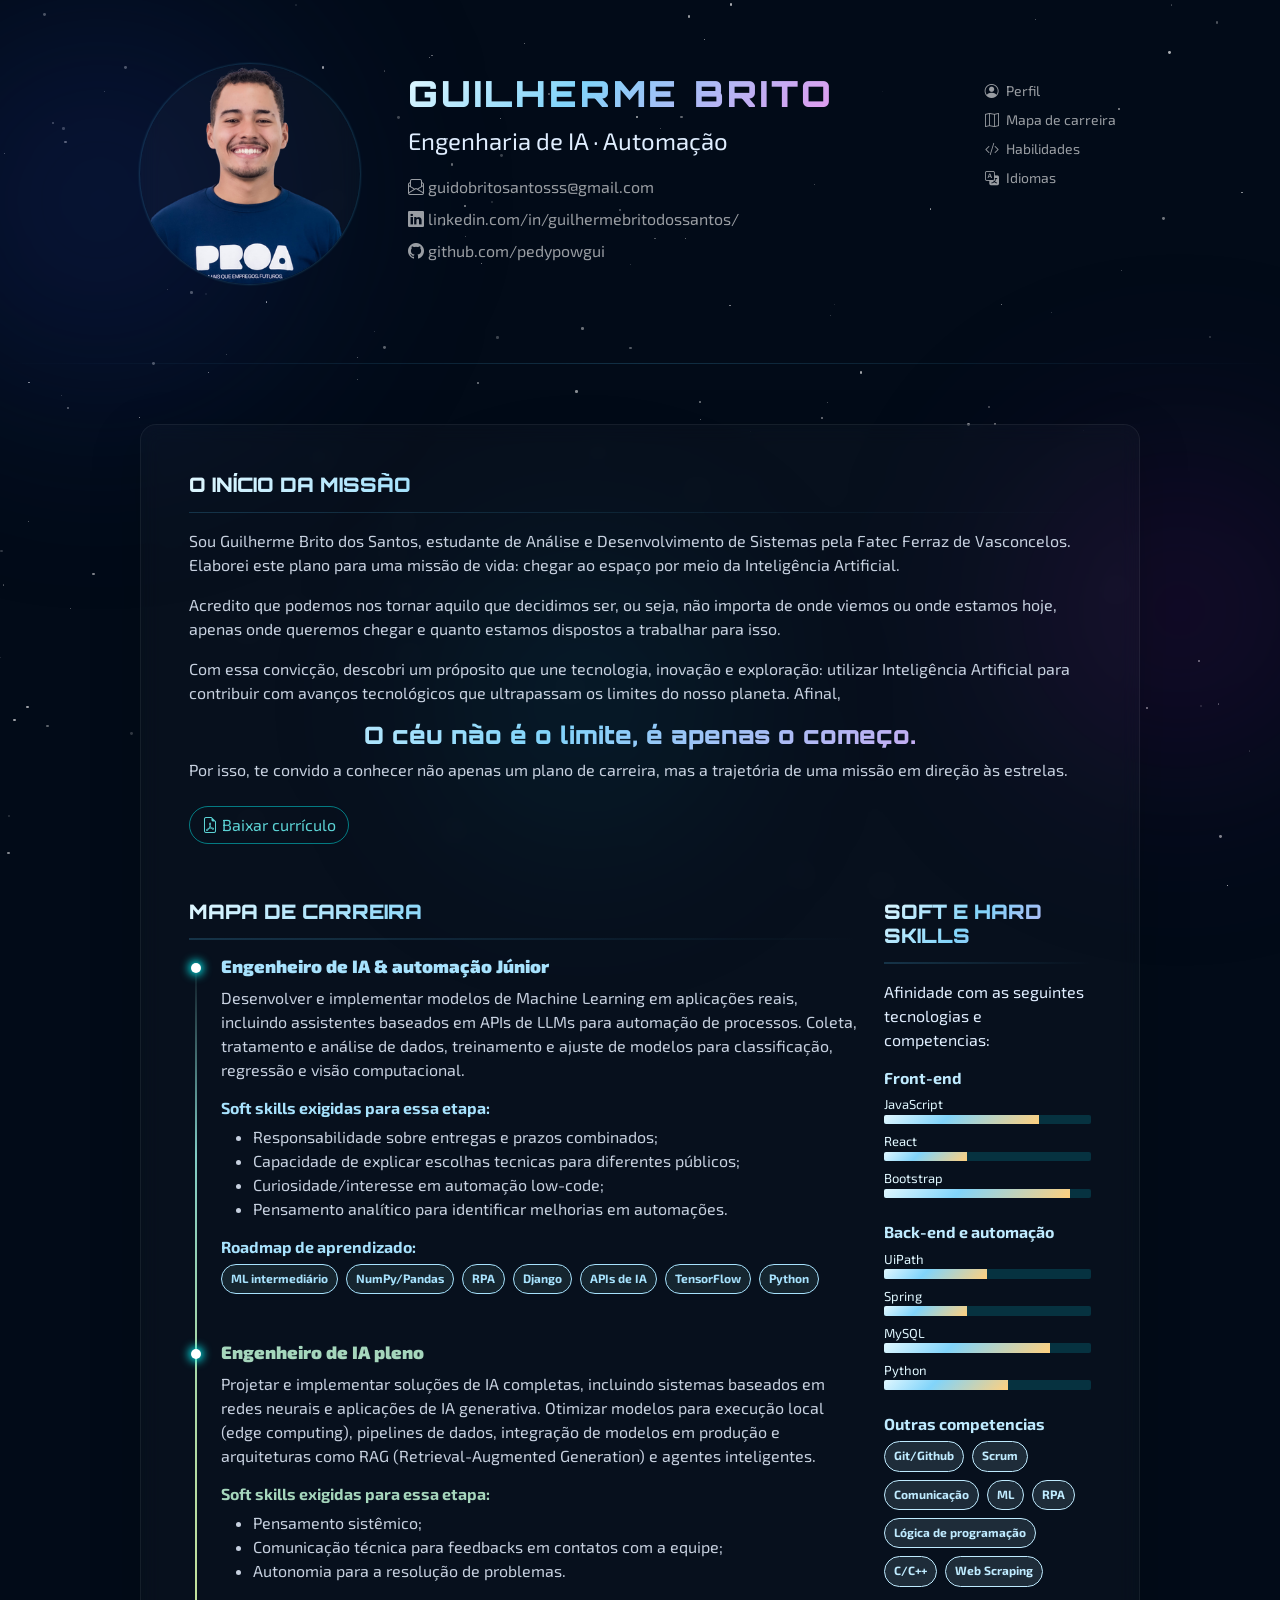
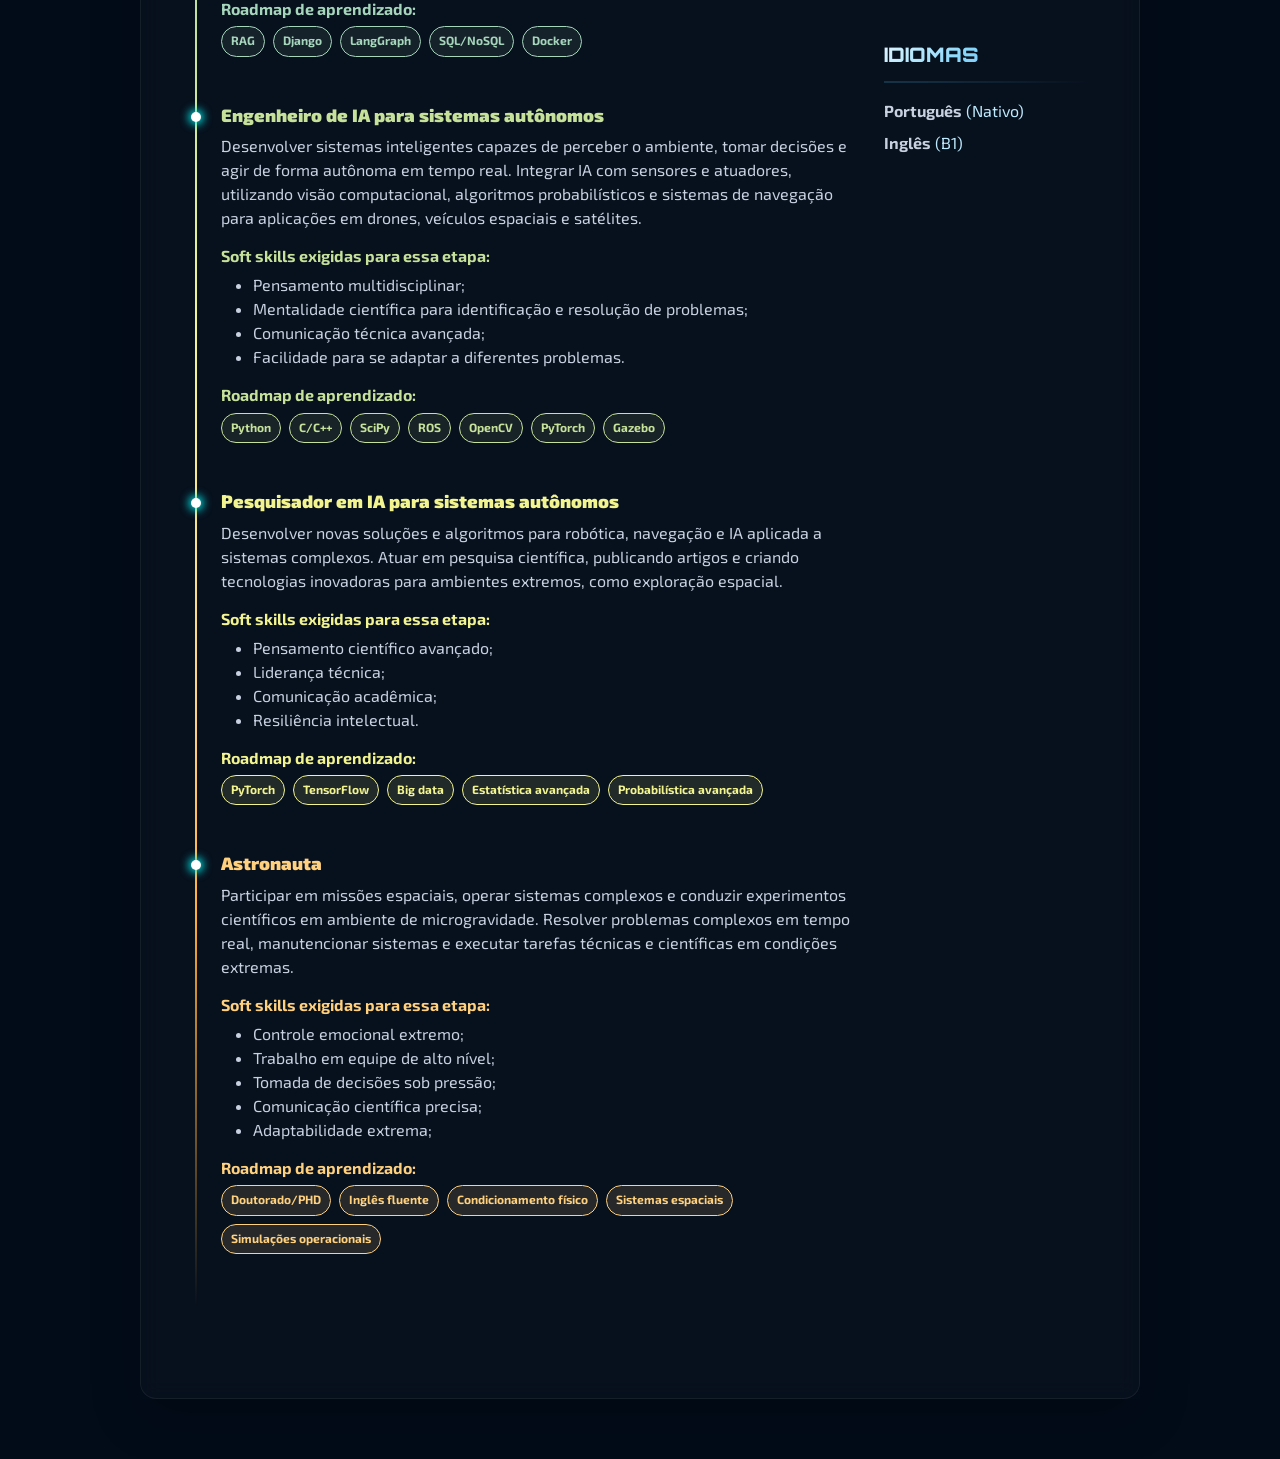
<file: index.html>
<!DOCTYPE html>
<!--
	Versao orientada por JSON.

	Ideia pedagogica:
	- O HTML fica responsavel pela estrutura da pagina.
	- O arquivo assets/data/carreira.json guarda os textos e listas editaveis.
	- O JavaScript le o JSON e preenche os espacos marcados com id.

	Observacao:
	- Em servidores como GitHub Pages, o fetch do JSON funciona normalmente.
	- Ao abrir direto pelo arquivo local, alguns navegadores bloqueiam o fetch.
-->
<html lang="pt-BR">

<head>
	<meta charset="utf-8">
	<meta name="viewport" content="width=device-width, initial-scale=1">
	<meta http-equiv="X-UA-Compatible" content="IE=edge">
	<meta name="description" content="Mapa de carreira com dados carregados de um arquivo JSON.">
	<meta name="robots" content="index, follow">
	<meta name="theme-color" content="#434E5E">
	
	<title>Mapa de Carreira</title>
	
	<link rel="shortcut icon" href="favicon.png">
	
	<!-- Fonte e ícones -->
	<link rel="stylesheet" href="https://cdn.jsdelivr.net/npm/bootstrap-icons@1.13.1/font/bootstrap-icons.min.css">
	<link href="https://fonts.googleapis.com/css2?family=Orbitron:wght@400;700;900&family=Exo+2:wght@300;400;600&display=swap" rel="stylesheet">
	
	<!-- Estilizações -->
	<link id="theme-style" rel="stylesheet" href="assets/css/bootstrap-1.css">
	<link rel="stylesheet" href="assets/css/estilo.css">

	<!-- Animação do background -->
	<script src="assets/js/fundo_animado.js" defer></script>
	<!-- Dados em JSON para alimentar os dados -->
	<script src="assets/js/carreira-json.js" defer></script>
</head>

<body>
	<!-- Background animado e "nébulas" -->
	<div id="stars"></div>
    <div class="nebula nebula-1"></div>
    <div class="nebula nebula-2"></div>
    <div class="nebula nebula-3"></div>

	<!-- Este header tem marcadores vazios. O JavaScript procura cada id e injeta os dados vindos do JSON.-->
	<header class="resume-header bg-transparent mt-5 pt-md-0" role="banner">
		<div class="position-relative">
			<div class="resume-wrapper-inner mx-auto">
				<div class="row">
					<!-- Foto de perfil -->
					<figure class="col-md-auto text-center mt-3">
						<img id="profile-photo" class="foto-img">
					</figure>

					<div class="col">
						<div class="row p-4 justify-content-center justify-content-md-between">
							<!-- Links de contatos -->
							<div class="col-auto">
								<h1 id="profile-name" class="name text-uppercase"></h1>
								<p id="profile-headline" class="title"></p>
								<ul id="contact-list" class="list-unstyled"></ul>
							</div>

							<!-- Links de navegação -->
							<nav class="col-auto mt-2" aria-label="Navegação principal">
								<ul class="resume-social list-unstyled">
									<li class="mb-2"><a class="text-link" href="#perfil"><i class="bi bi-person-circle me-1"></i> Perfil</a></li>
									<li class="mb-2"><a class="text-link" href="#mapa-carreira"><i class="bi bi-map me-1"></i> Mapa de carreira</a></li>
									<li class="mb-2"><a class="text-link" href="#habilidades"><i class="bi bi-code-slash me-1"></i> Habilidades</a></li>
									<li><a class="text-link" href="#idiomas"><i class="bi bi-translate me-1"></i> Idiomas</a></li>
								</ul>
							</nav>
						</div>
					</div>
				</div>
			</div>
		</div>
	</header>

	<div class="divider"></div>

	<main id="conteudo-principal" class="resume-wrapper text-center position-relative" tabindex="-1">
		<div class="resume-wrapper-inner mx-auto text-start shadow-lg">
			<div class="fundo-main p-5">
				
				<!-- Introdução -->
				<section id="perfil" class="resume-section summary-section mb-5" aria-labelledby="titulo-perfil">
					<h2 id="titulo-perfil" class="resume-section-title text-uppercase font-weight-bold pb-3 mb-3">
						O início da missão
					</h2>
					
					<div class="resume-section-content">
						<p class="" id="profile-summary"></p>
						
						<p>Acredito que podemos nos tornar aquilo que decidimos ser, ou seja, não importa de onde viemos ou onde estamos hoje, apenas onde queremos chegar e quanto estamos dispostos a trabalhar para isso.</p>
						<p>Com essa convicção, descobri um próposito que une tecnologia, inovação e exploração: utilizar Inteligência Artificial para contribuir com avanços tecnológicos que ultrapassam os limites do nosso planeta. Afinal, </p>
						
						<h2 class="d-flex justify-content-center fs-4">
							O céu não é o limite, é apenas o começo.
						</h2>
						
						<p>Por isso, te convido a conhecer não apenas um plano de carreira, mas a trajetória de uma missão em direção às estrelas.</p>
						
						<a id="cv-link" class="btn botao-baixar-curriculo my-2" target="_blank" href="#">
							<i class="bi bi-file-earmark-pdf"></i> Baixar currículo 
						</a>
					</div>
				</section>

				<div class="row">
					<!-- Etapas do mapa de carreira -->
					<div class="col-lg-9">
						<section id="mapa-carreira" class="resume-section experience-section mb-5" aria-labelledby="titulo-mapa-carreira">
							<h2 id="titulo-mapa-carreira" class="resume-section-title text-uppercase font-weight-bold pb-3 mb-3">
								Mapa de carreira
							</h2>

							<!-- Lista das etapas gerada a partir de careerSteps no JSON. -->
							<div class="resume-section-content">
								<div id="career-timeline" class="resume-timeline position-relative"></div>
							</div>
						</section>
					</div>

					<!-- Barra lateral direita com informações adicionais -->
					<aside class="col-lg-3" aria-label="Informacoes complementares">
						<section id="habilidades" class="resume-section skills-section mb-5" aria-labelledby="titulo-habilidades">
							<!-- Soft e hard-skills -->
							<h2 id="titulo-habilidades" class="resume-section-title text-uppercase font-weight-bold pb-3 mb-3">
								Soft e hard skills
							</h2>
							
							<!-- Barras de progressão -->
							<p>Afinidade com as seguintes tecnologias e competencias:</p>
							<div id="skill-groups" class="resume-section-content"></div>

							<!-- Badges de outras habilidades -->
							<div class="resume-skill-item">
								<h3 class="resume-skills-cat font-weight-bold h5">Outras competencias</h3>
								<ul id="other-skills" class="list-inline"></ul>
							</div>
						</section>

						<!-- Idiomas -->
						<section id="idiomas" class="resume-section language-section mb-5" aria-labelledby="titulo-idiomas">
							<h2 id="titulo-idiomas" class="resume-section-title text-uppercase font-weight-bold pb-3 mb-3">
								Idiomas
							</h2>
							<div class="resume-section-content">
								<ul id="language-list" class="list-unstyled resume-lang-list"></ul>
							</div>
						</section>
					</aside>
				</div>
			</div>
		</div>
	</main>
</body>
</html>
</file>
<file: assets/css/estilo.css>
:root{
    --step-1: #a7e2fd;
    --step-2: #a5d6bc;
    --step-3: #c6e29a;
    --step-4: rgb(242, 244, 143);
    --step-5: #ffd07e;
    --step-6: #ff9130;
}

body {
    top: 0;
    left: 0;
    color: #e0eeff;
    min-height: 100vh;
    background: #020b18;
    font-family: 'Exo 2', sans-serif;
}

h1, h2 {
    background: linear-gradient(135deg, #e0f7ff 0%, #81d4fa 40%, #e39bef 100%);
    font-weight: 900;
    -webkit-background-clip: text;
    font-family: 'Orbitron', sans-serif;
    -webkit-text-fill-color: transparent;
}



/* === BACKGROUND === */
#stars {
    top: 0;
    left: 0;
    position: fixed;
    pointer-events: none;
    width: 100%; height: 100%;
}

@keyframes twinkle {
    0% { opacity: 0.2; transform: scale(1); }
    100% { opacity: 1; transform: scale(1.4); }
}

.star {
    position: absolute;
    background: white;
    border-radius: 50%;
    animation: twinkle 3s infinite alternate;
}

.nebula {
    position: fixed;
    border-radius: 50%;
    filter: blur(80px);
    pointer-events: none;
    z-index: 0;
}

.nebula-1 {
    width: 600px; height: 600px;
    background: radial-gradient(circle, rgba(20,40,120,0.4) 0%, transparent 70%);
    top: -100px; left: -200px;
}

.nebula-2 {
    width: 500px; height: 500px;
    background: radial-gradient(circle, rgba(80,10,100,0.3) 0%, transparent 70%);
    top: 40%; right: -150px;
}

.nebula-3 {
    width: 400px; height: 400px;
    background: radial-gradient(circle, rgba(0,80,100,0.25) 0%, transparent 70%);
    bottom: 0; left: 30%;
}

.fundo-main {
    border: 1px solid rgba(255,255,255,0.06);
    border-radius: 16px;
    background: rgba(255,255,255,0.025);
    backdrop-filter: blur(10px);
}



/* === ETAPAS DA CARREIRA === */
#career-step-1, #hard-passo1, #soft-passo1 {
    color: var(--step-1);
}

#career-step-2, #hard-passo2, #soft-passo2 {
    color: var(--step-2);
}

#career-step-3, #hard-passo3, #soft-passo3 {
    color: var(--step-3);
}

#career-step-4, #hard-passo4, #soft-passo4 {
    color: var(--step-4);
}

#career-step-5, #hard-passo5, #soft-passo5 {
    color: var(--step-5);
}

#career-step-6, #hard-passo6, #soft-passo6 {
    color: var(--step-6);
}

#roadmap1 li{
    background-color: #80cbc31d;
    border: 1px solid;
    border-radius: 50px;
    color: var(--step-1);
    border-color: var(--step-1);
}

#roadmap2 li{
    background-color: #a5d6a718;
    border: 1px solid;
    border-radius: 50px;
    color: var(--step-2);
    border-color: var(--step-2);
}

#roadmap3 li{
    background-color: #c6e29a17;
    border: 1px solid;
    border-radius: 50px;
    color: var(--step-3);
    border-color: var(--step-3);
}

#roadmap4 li{
    background-color: rgba(242, 244, 143, 0.108);
    border: 1px solid;
    border-radius: 50px;
    color: var(--step-4);
    border-color: var(--step-4);
}

#roadmap5 li{
    background-color: #ffd07e20;
    border: 1px solid;
    border-radius: 50px;
    color: var(--step-5);
    border-color: var(--step-5);
}

#roadmap6 li{
    background-color: #fd99421a;
    border: 1px solid;
    border-radius: 50px;
    color: var(--step-6);
    border-color: var(--step-6);
}



/* === FOTO PERFIL === */
.foto-img {
    width: 220px;
    height: 220px;
    object-fit: cover;
    border-radius: 50%;
    backdrop-filter: blur(10px);
    background: rgba(255,255,255,0.025);
    box-shadow: 0px 0px 2px 1px rgba(79, 194, 247, 0.218);
}


/* === OUTRAS COMPETÊNCIAS === */
.list-inline-item {
    color: #bfebff;
    border-radius: 50px;
    margin-bottom: 0.5rem;
    border: 1px solid #bfebff;
    background-color: #bfebff20;
}

.badge {
    margin-bottom: 0.4rem;
}




/* === DIVISÓRIA === */
.divider {
    width: 100%;
    height: 1px;
    margin: 60px 0;
    background: linear-gradient(90deg, transparent, rgba(79,195,247,0.2), transparent);
}



/* === BOTÃO DE CURRÍCULO === */
.botao-baixar-curriculo {
    transition: 0.3s ease;
    background-color: transparent;
    color: rgba(112, 255, 255, 0.815);
    border: 1px solid rgba(0, 255, 255, 0.447);
}

.botao-baixar-curriculo:hover {
    color: #020b18;
    box-shadow: 0px 0px 10px 1px rgba(180, 220, 255, 0.634);
    background: linear-gradient(135deg, #e0f7ff 0%, #81d4fa 75%);
}
</file>
